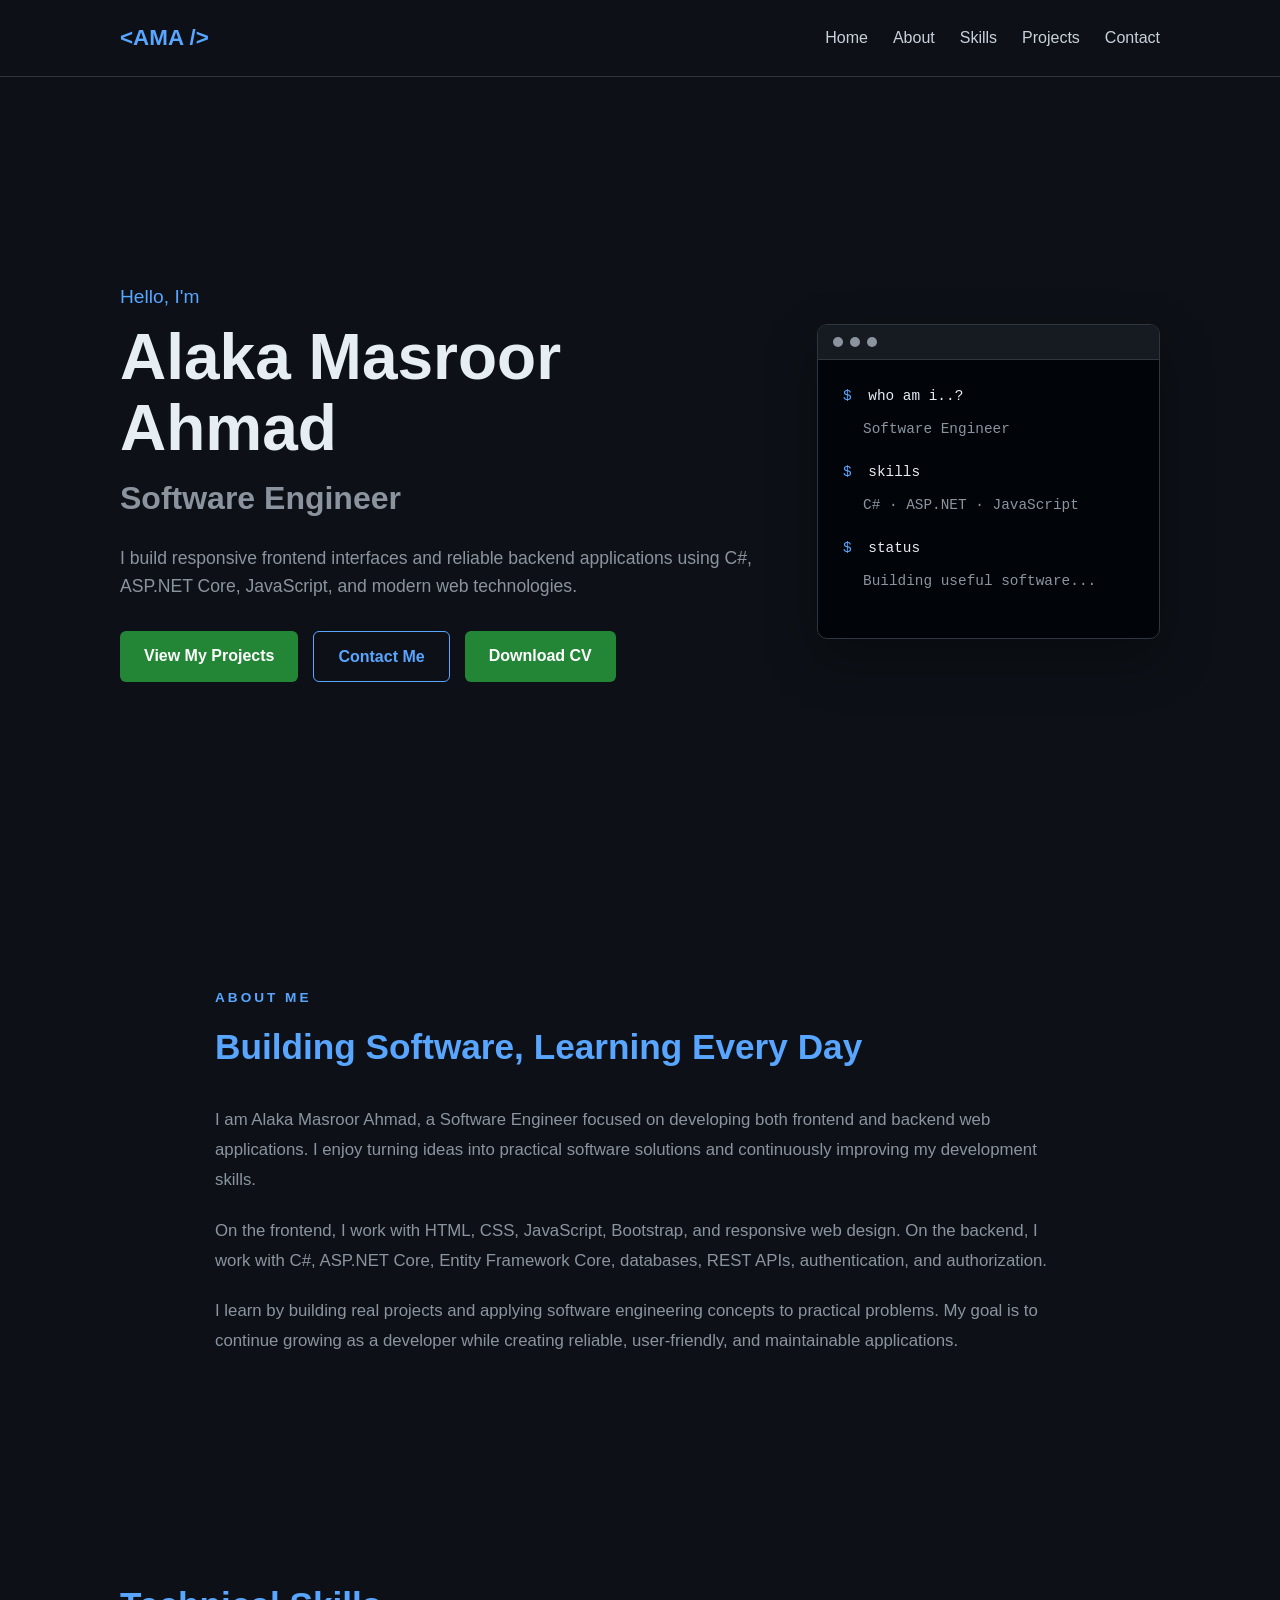
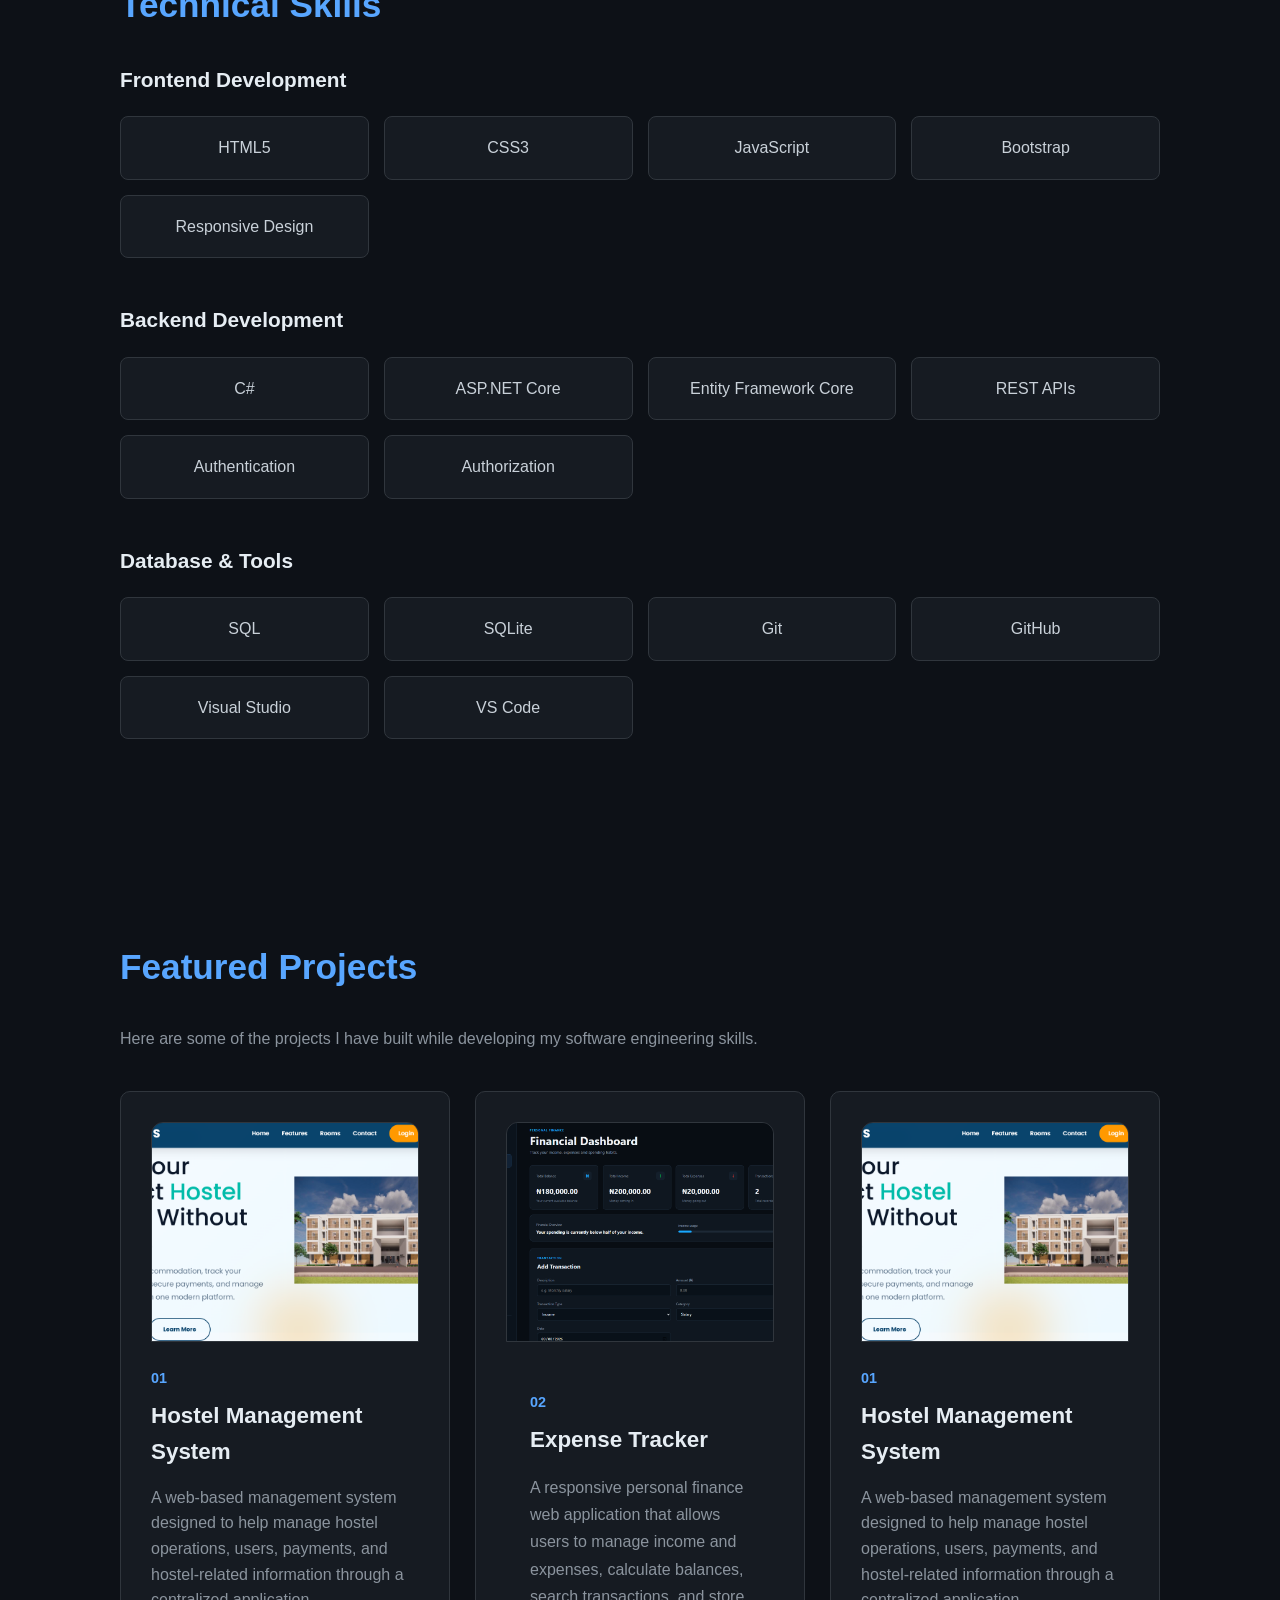
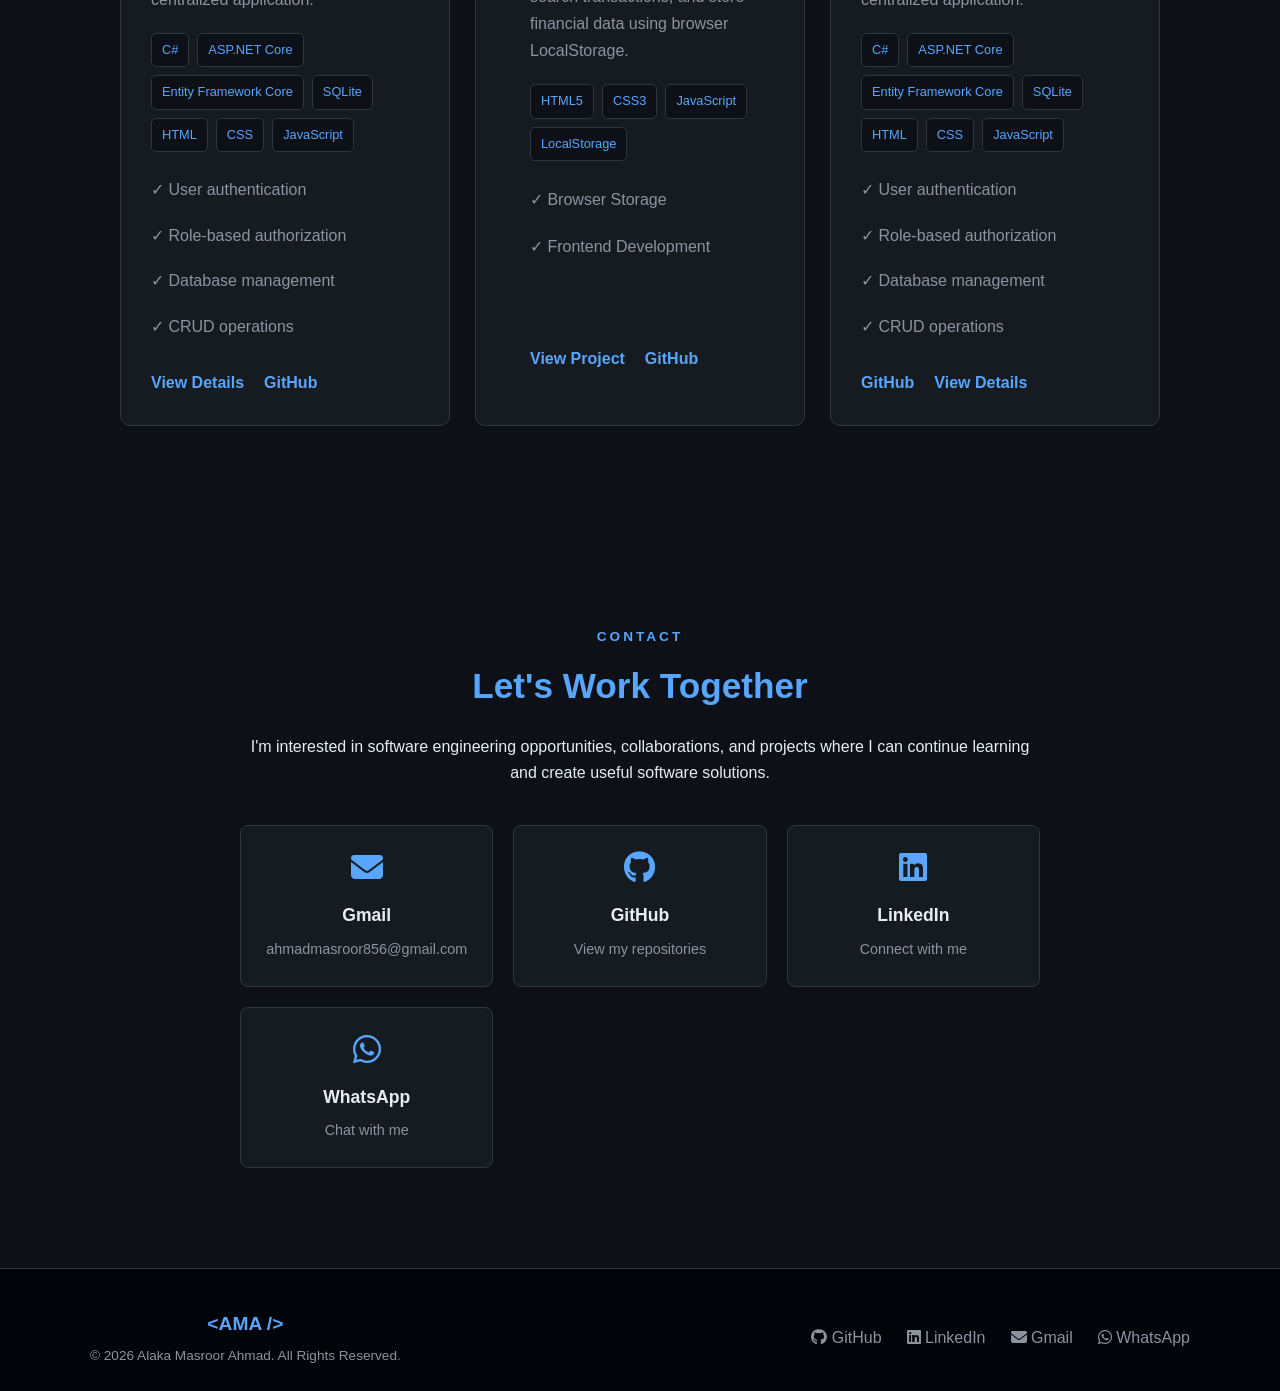
<file: Index.html>
<!DOCTYPE html>
<html lang="en">
<head>
    <meta charset="UTF-8">
    <meta name="viewport" content="width=device-width, initial-scale=1.0">

    <title>Software Engineer | Portfolio</title>

    <link rel="stylesheet" href="css/style.css">
    <link rel="stylesheet"
    href="https://cdnjs.cloudflare.com/ajax/libs/font-awesome/6.7.2/css/all.min.css"
>
</head>

<body>

    <!-- Navigation -->
    <header>
       <nav class="navbar">

<a href="#home" class="logo">&lt;AMA /&gt;</a>

    <button class="menu-toggle" aria-label="Open navigation menu">
        ☰
    </button>

    <ul class="nav-links">

        <li>
            <a href="#home">Home</a>
        </li>

        <li>
            <a href="#about">About</a>
        </li>

        <li>
            <a href="#skills">Skills</a>
        </li>

        <li>
            <a href="#projects">Projects</a>
        </li>

        <li>
            <a href="#contact">Contact</a>
        </li>

    </ul>

</nav>
    </header>


    <!-- Hero Section -->
<section id="home" class="hero">

    <div class="hero-content">

        <p class="hero-intro">
            Hello, I'm
        </p>

        <h1>
            Alaka Masroor Ahmad
        </h1>

        <h2>
            Software Engineer
        </h2>

        <p class="hero-description">
            I build responsive frontend interfaces and reliable backend
            applications using C#, ASP.NET Core, JavaScript, and modern
            web technologies.
        </p>

        <div class="hero-buttons">

            <a href="#projects" class="btn">
                View My Projects
            </a>

            <a href="#contact" class="btn btn-outline">
                Contact Me
            </a>

            <a
                 href="cv/Alaka-Masroor-Ahmad-CV.pdf"
                 class="btn"
                 target="_blank"
>
                 Download CV
            </a>

        </div>

    </div>


    <!-- Developer Terminal -->
    <div class="developer-terminal">

        <div class="terminal-header">

            <span></span>
            <span></span>
            <span></span>

        </div>

        <div class="terminal-body">

            <p>
                <span class="terminal-symbol">$</span>
                who am i..?
            </p>

            <p class="terminal-output">
                Software Engineer
            </p>

            <p>
                <span class="terminal-symbol">$</span>
                skills
            </p>

            <p class="terminal-output">
                C# · ASP.NET · JavaScript
            </p>

            <p>
                <span class="terminal-symbol">$</span>
                status
            </p>

            <p class="terminal-output">
                Building useful software...
            </p>

        </div>

    </div>

</section>

      <!-- About Section -->
<section id="about" class="section about-section">

    <div class="about-content">

        <p class="section-label">ABOUT ME</p>

        <h2>Building Software, Learning Every Day</h2>

        <p>
            I am Alaka Masroor Ahmad, a Software Engineer focused on
            developing both frontend and backend web applications.
            I enjoy turning ideas into practical software solutions
            and continuously improving my development skills.
        </p>

        <p>
            On the frontend, I work with HTML, CSS, JavaScript, Bootstrap,
            and responsive web design. On the backend, I work with C#,
            ASP.NET Core, Entity Framework Core, databases, REST APIs,
            authentication, and authorization.
        </p>

        <p>
            I learn by building real projects and applying software
            engineering concepts to practical problems. My goal is to
            continue growing as a developer while creating reliable,
            user-friendly, and maintainable applications.
        </p>

    </div>

</section>

       <!-- Skills Section -->
<section id="skills" class="section">

    <h2>Technical Skills</h2>

    <div class="skills-group">

        <!-- Frontend -->
        <div class="skills-category">

            <h3>Frontend Development</h3>

            <div class="skills-container">

                <div class="skill">HTML5</div>
                <div class="skill">CSS3</div>
                <div class="skill">JavaScript</div>
                <div class="skill">Bootstrap</div>
                <div class="skill">Responsive Design</div>

            </div>

        </div>


        <!-- Backend -->
        <div class="skills-category">

            <h3>Backend Development</h3>

            <div class="skills-container">

                <div class="skill">C#</div>
                <div class="skill">ASP.NET Core</div>
                <div class="skill">Entity Framework Core</div>
                <div class="skill">REST APIs</div>
                <div class="skill">Authentication</div>
                <div class="skill">Authorization</div>

            </div>

        </div>


        <!-- Database & Tools -->
        <div class="skills-category">

            <h3>Database & Tools</h3>

            <div class="skills-container">

                <div class="skill">SQL</div>
                <div class="skill">SQLite</div>
                <div class="skill">Git</div>
                <div class="skill">GitHub</div>
                <div class="skill">Visual Studio</div>
                <div class="skill">VS Code</div>

            </div>

        </div>

    </div>

</section>

        <!-- Projects Section -->
<section id="projects" class="section">

    <h2>Featured Projects</h2>

    <p class="section-intro">
        Here are some of the projects I have built while developing
        my software engineering skills.
    </p>


    <div class="projects-container">

        <!-- Hostel Management System -->
<article class="project-card">
    <div class="project-image">

    <img
        src="images/projects/hostel-homepage.png"
        alt="HostelMS homepage"
    >

</div>
    <div class="project-number">
        01
    </div>

    <h3>Hostel Management System</h3>

    <p>
        A web-based management system designed to help manage
        hostel operations, users, payments, and hostel-related
        information through a centralized application.
    </p>

    <div class="project-technologies">

        <span>C#</span>
        <span>ASP.NET Core</span>
        <span>Entity Framework Core</span>
        <span>SQLite</span>
        <span>HTML</span>
        <span>CSS</span>
        <span>JavaScript</span>

    </div>

    <div class="project-features">

        <p>✓ User authentication</p>
        <p>✓ Role-based authorization</p>
        <p>✓ Database management</p>
        <p>✓ CRUD operations</p>

    </div>

   <div class="project-links">

    <a href="hostel-project.html"
    class="project-link">
        View Details
    </a>

    <a
        href="https://github.com/masroor856"
        target="_blank"
        rel="noopener noreferrer"
        class="project-link"
    >
        GitHub
    </a>

</div>

</article>

        <!-- Project Two -->
        <!-- Expense Tracker -->
<article class="project-card">

    <div class="project-image">
        <img
            src="images/projects/expense-tracker.png"
            alt="Expense Tracker dashboard"
        >
    </div>

    <div class="project-content">

        <span class="project-number">
            02
        </span>

        <h3>
            Expense Tracker
        </h3>

        <p>
            A responsive personal finance web application
            that allows users to manage income and expenses,
            calculate balances, search transactions, and
            store financial data using browser LocalStorage.
        </p>

        <div class="project-technologies">
            <span>HTML5</span>
            <span>CSS3</span>
            <span>JavaScript</span>
            <span>LocalStorage</span>
        </div>

         <div class="project-features">
            
        <p>✓ Browser Storage</p>
        <p>✓ Frontend Development</p>

    </div>

        <div class="project-links">

            <a
                href="ExpenseTracker/index.html"
                target="_blank"
                rel="noopener noreferrer"
                class="project-link"
            >
                View Project
            </a>

            <a
                href="https://github.com/masroor856"
                target="_blank"
                rel="noopener noreferrer"
                class="project-link"
            >
                GitHub
            </a>

        </div>

    </div>

</article>

        <!-- Project Three -->
        <!-- Hostel Management System -->
<article class="project-card">
     <div class="project-image">

    <img
        src="images/projects/hostel-homepage.png"
        alt="HostelMS homepage"
    >

</div>
    <div class="project-number">
        01
    </div>

    <h3>Hostel Management System</h3>

    <p>
        A web-based management system designed to help manage
        hostel operations, users, payments, and hostel-related
        information through a centralized application.
    </p>

    <div class="project-technologies">

        <span>C#</span>
        <span>ASP.NET Core</span>
        <span>Entity Framework Core</span>
        <span>SQLite</span>
        <span>HTML</span>
        <span>CSS</span>
        <span>JavaScript</span>

    </div>

    <div class="project-features">

        <p>✓ User authentication</p>
        <p>✓ Role-based authorization</p>
        <p>✓ Database management</p>
        <p>✓ CRUD operations</p>

    </div>

    <div class="project-links">

        <a href="#" class="project-link">
            GitHub
        </a>

        <a href="#" class="project-link">
            View Details
        </a>

    </div>

</article>
    </div>

</section>

 <!-- Contact Section -->
<section id="contact" class="section contact-section">

    <div class="contact-content">

        <p class="section-label">CONTACT</p>

        <h2>Let's Work Together</h2>

        <p>
            I'm interested in software engineering opportunities,
            collaborations, and projects where I can continue learning
            and create useful software solutions.
        </p>

        <div class="contact-links">

            <!-- Gmail -->
            <a
                href="https://mail.google.com/mail/?view=cm&fs=1&to=ahmadmasroor856@gmail.com"
                class="contact-card"
                target="_blank"
                rel="noopener noreferrer"
            >

                <i class="fa-solid fa-envelope contact-icon"></i>

                <span class="contact-title">
                    Gmail
                </span>

                <span class="contact-value">
                    ahmadmasroor856@gmail.com
                </span>

            </a>


            <!-- GitHub -->
            <a
                href="https://github.com/masroor856"
                class="contact-card"
                target="_blank"
                rel="noopener noreferrer"
            >

                <i class="fa-brands fa-github contact-icon"></i>

                <span class="contact-title">
                    GitHub
                </span>

                <span class="contact-value">
                    View my repositories
                </span>

            </a>


            <!-- LinkedIn -->
            <a
                href="https://www.linkedin.com/in/masroor-ahmad-402845322"
                class="contact-card"
                target="_blank"
                rel="noopener noreferrer"
            >

                <i class="fa-brands fa-linkedin contact-icon"></i>

                <span class="contact-title">
                    LinkedIn
                </span>

                <span class="contact-value">
                    Connect with me
                </span>

            </a>

            <!-- WhatsApp -->
<a
    href="https://wa.me/2347042827492?text=Hello%20Alaka%2C%20I%20found%20your%20portfolio%20and%20would%20like%20to%20discuss%20a%20project%20or%20opportunity."
    class="contact-card"
    target="_blank"
    rel="noopener noreferrer"
>

    <i class="fa-brands fa-whatsapp contact-icon"></i>

    <span class="contact-title">
        WhatsApp
    </span>

    <span class="contact-value">
        Chat with me
    </span>

</a>

        </div>

    </div>

</section>
    </main>


  <!-- Footer -->
<footer>

    <div class="footer-content">

        <div class="footer-brand">
            <span>&lt;AMA /&gt;</span>
            <p>Software Engineer</p>
        </div>


        <div class="footer-links">

    <a
        href="https://github.com/masroor856"
        target="_blank"
        rel="noopener noreferrer"
        aria-label="GitHub"
    >
        <i class="fa-brands fa-github"></i>
        GitHub
    </a>

    <a
        href="https://www.linkedin.com/in/masroor-ahmad-402845322"
        target="_blank"
        rel="noopener noreferrer"
        aria-label="LinkedIn"
    >
        <i class="fa-brands fa-linkedin"></i>
        LinkedIn
    </a>

    <a
        href="https://mail.google.com/mail/?view=cm&fs=1&to=ahmadmasroor856@gmail.com"
        target="_blank"
        rel="noopener noreferrer"
        aria-label="Gmail"
    >
        <i class="fa-solid fa-envelope"></i>
        Gmail
    </a>

    <a
    href="https://wa.me/2347042827492?text=Hello%20Alaka%2C%20I%20found%20your%20portfolio%20and%20would%20like%20to%20discuss%20a%20project%20or%20opportunity."
    target="_blank"
    rel="noopener noreferrer"
    aria-label="WhatsApp"
>
    <i class="fa-brands fa-whatsapp"></i>
    WhatsApp
</a>

</div>
    </div>

</footer>


    <script src="js/script.js"></script>

</body>
</html>
</file>
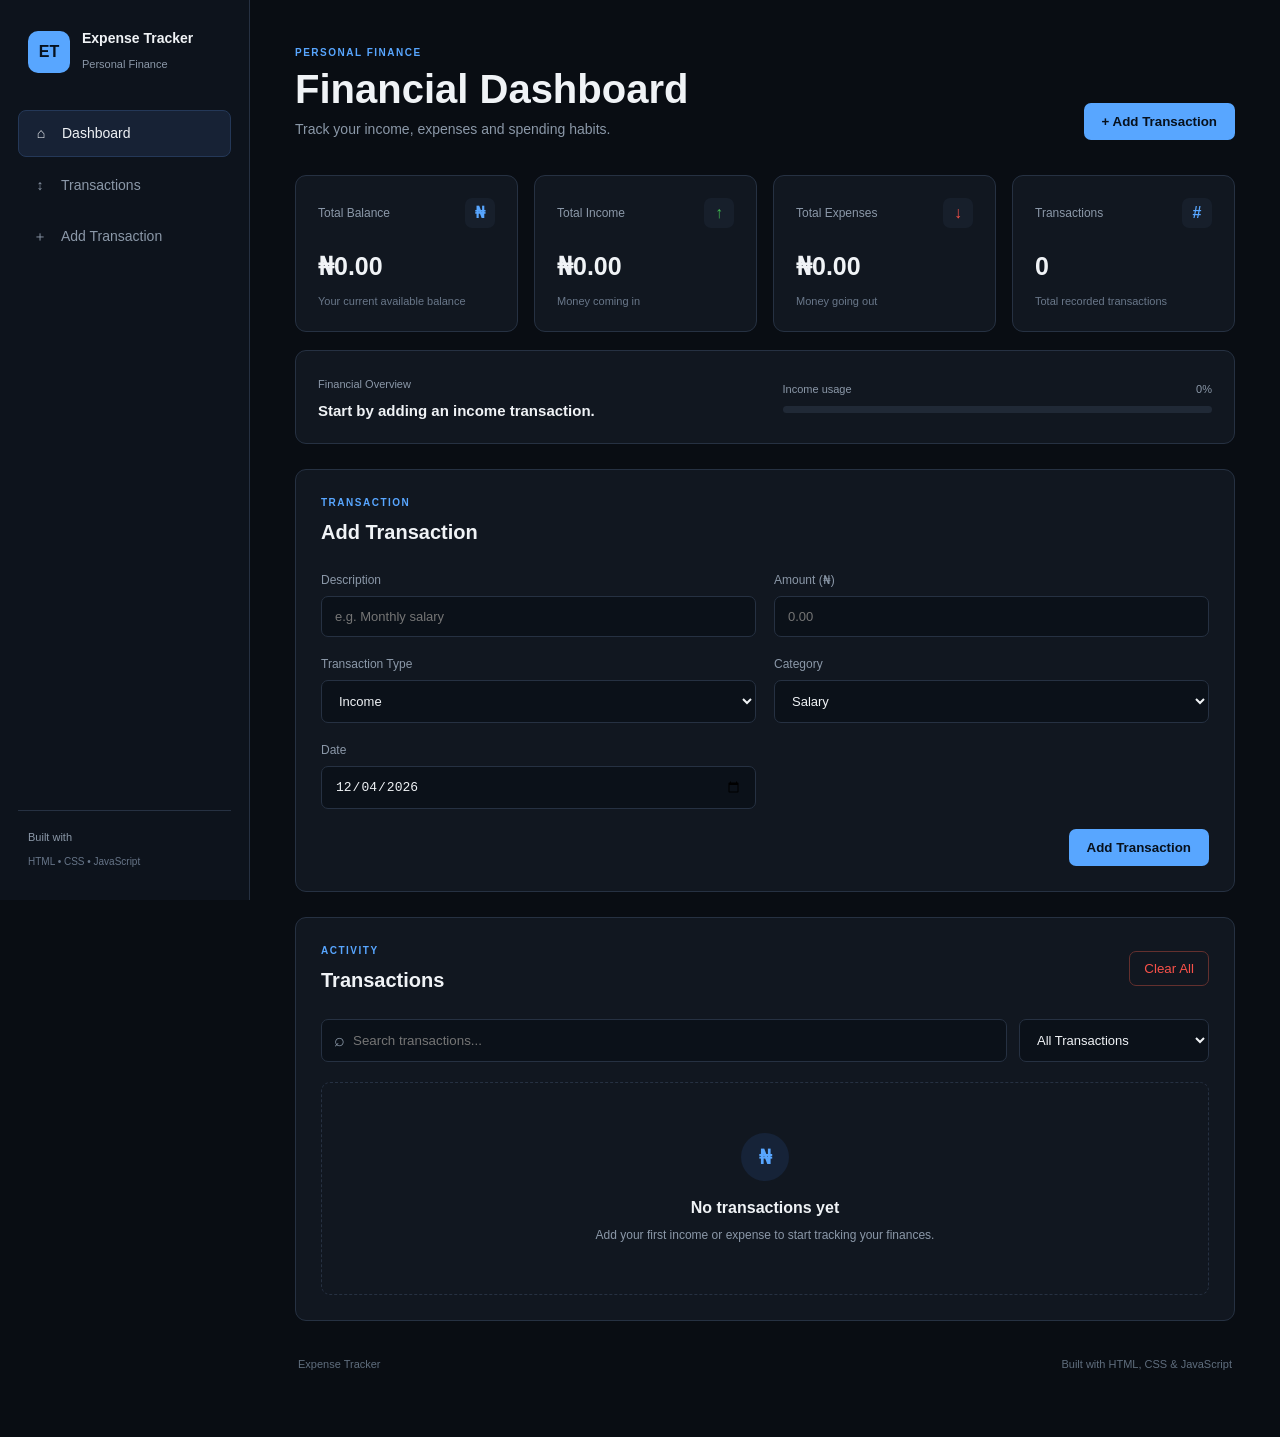
<file: ExpenseTracker/Index.html>
<!DOCTYPE html>
<html lang="en">

<head>

    <meta charset="UTF-8">

    <meta
        name="viewport"
        content="width=device-width, initial-scale=1.0"
    >

    <meta
        name="description"
        content="A responsive expense tracker built with HTML, CSS and JavaScript."
    >

    <title>Expense Tracker | Software Engineering Project</title>

    <link
        rel="stylesheet"
        href="css/style.css"
    >

</head>


<body>

    <div class="app-shell">

        <!-- ================================
             SIDEBAR
        ================================= -->

        <aside class="sidebar">

            <div class="brand">

                <div class="brand-logo">
                    ET
                </div>

                <div>
                    <h2>Expense Tracker</h2>
                    <span>Personal Finance</span>
                </div>

            </div>


            <nav class="sidebar-nav">

                <a
                    href="#dashboard"
                    class="nav-link active"
                >
                    <span>⌂</span>
                    Dashboard
                </a>

                <a
                    href="#transactions"
                    class="nav-link"
                >
                    <span>↕</span>
                    Transactions
                </a>

                <a
                    href="#add-transaction"
                    class="nav-link"
                >
                    <span>＋</span>
                    Add Transaction
                </a>

            </nav>


            <div class="sidebar-footer">

                <p>Built with</p>

                <span>HTML • CSS • JavaScript</span>

            </div>

        </aside>


        <!-- ================================
             MAIN CONTENT
        ================================= -->

        <main class="main-content">


            <!-- Header -->

            <header class="topbar">

                <div>

                    <p class="eyebrow">
                        PERSONAL FINANCE
                    </p>

                    <h1>
                        Financial Dashboard
                    </h1>

                    <p class="subtitle">
                        Track your income, expenses and spending habits.
                    </p>

                </div>


                <button
                    class="primary-btn"
                    id="topAddButton"
                    type="button"
                >
                    + Add Transaction
                </button>

            </header>


            <!-- ================================
                 DASHBOARD
            ================================= -->

            <section
                id="dashboard"
                class="dashboard-section"
            >


                <!-- Summary Cards -->

                <div class="summary-grid">


                    <article class="summary-card balance-card">

                        <div class="card-top">

                            <span class="card-label">
                                Total Balance
                            </span>

                            <span class="card-icon">
                                ₦
                            </span>

                        </div>

                        <h2 id="balance">
                            ₦0.00
                        </h2>

                        <p class="card-description">
                            Your current available balance
                        </p>

                    </article>


                    <article class="summary-card income-card">

                        <div class="card-top">

                            <span class="card-label">
                                Total Income
                            </span>

                            <span class="card-icon">
                                ↑
                            </span>

                        </div>

                        <h2 id="income">
                            ₦0.00
                        </h2>

                        <p class="card-description">
                            Money coming in
                        </p>

                    </article>


                    <article class="summary-card expense-card">

                        <div class="card-top">

                            <span class="card-label">
                                Total Expenses
                            </span>

                            <span class="card-icon">
                                ↓
                            </span>

                        </div>

                        <h2 id="expenses">
                            ₦0.00
                        </h2>

                        <p class="card-description">
                            Money going out
                        </p>

                    </article>


                    <article class="summary-card count-card">

                        <div class="card-top">

                            <span class="card-label">
                                Transactions
                            </span>

                            <span class="card-icon">
                                #
                            </span>

                        </div>

                        <h2 id="transactionCount">
                            0
                        </h2>

                        <p class="card-description">
                            Total recorded transactions
                        </p>

                    </article>

                </div>


                <!-- Quick Statistics -->

                <div class="statistics-panel">

                    <div>

                        <span>
                            Financial Overview
                        </span>

                        <h3 id="overviewMessage">
                            Start by adding your first transaction.
                        </h3>

                    </div>

                    <div class="progress-wrapper">

                        <div class="progress-label">

                            <span>
                                Income usage
                            </span>

                            <span id="expensePercentage">
                                0%
                            </span>

                        </div>

                        <div class="progress-bar">

                            <div
                                id="progressBar"
                                class="progress-fill"
                            ></div>

                        </div>

                    </div>

                </div>

            </section>


            <!-- ================================
                 ADD TRANSACTION
            ================================= -->

            <section
                id="add-transaction"
                class="content-panel"
            >

                <div class="panel-header">

                    <div>

                        <p class="eyebrow">
                            TRANSACTION
                        </p>

                        <h2 id="formTitle">
                            Add Transaction
                        </h2>

                    </div>

                    <button
                        id="cancelEdit"
                        class="text-btn hidden"
                        type="button"
                    >
                        Cancel Edit
                    </button>

                </div>


                <form id="transactionForm">


                    <div class="form-grid">


                        <div class="form-group">

                            <label for="description">
                                Description
                            </label>

                            <input
                                type="text"
                                id="description"
                                placeholder="e.g. Monthly salary"
                                maxlength="60"
                                required
                            >

                        </div>


                        <div class="form-group">

                            <label for="amount">
                                Amount (₦)
                            </label>

                            <input
                                type="number"
                                id="amount"
                                placeholder="0.00"
                                min="0.01"
                                step="0.01"
                                required
                            >

                        </div>


                        <div class="form-group">

                            <label for="type">
                                Transaction Type
                            </label>

                            <select id="type">

                                <option value="income">
                                    Income
                                </option>

                                <option value="expense">
                                    Expense
                                </option>

                            </select>

                        </div>


                        <div class="form-group">

                            <label for="category">
                                Category
                            </label>

                            <select id="category">

                                <option value="Salary">
                                    Salary
                                </option>

                                <option value="Business">
                                    Business
                                </option>

                                <option value="Food">
                                    Food
                                </option>

                                <option value="Transport">
                                    Transport
                                </option>

                                <option value="Shopping">
                                    Shopping
                                </option>

                                <option value="Bills">
                                    Bills
                                </option>

                                <option value="Education">
                                    Education
                                </option>

                                <option value="Health">
                                    Health
                                </option>

                                <option value="Entertainment">
                                    Entertainment
                                </option>

                                <option value="Other">
                                    Other
                                </option>

                            </select>

                        </div>


                        <div class="form-group">

                            <label for="date">
                                Date
                            </label>

                            <input
                                type="date"
                                id="date"
                                required
                            >

                        </div>


                    </div>


                    <div class="form-actions">

                        <button
                            type="submit"
                            class="primary-btn"
                            id="submitButton"
                        >
                            Add Transaction
                        </button>

                    </div>

                </form>

            </section>


            <!-- ================================
                 TRANSACTIONS
            ================================= -->

            <section
                id="transactions"
                class="content-panel"
            >

                <div class="panel-header">

                    <div>

                        <p class="eyebrow">
                            ACTIVITY
                        </p>

                        <h2>
                            Transactions
                        </h2>

                    </div>


                    <button
                        id="clearAll"
                        class="danger-btn"
                        type="button"
                    >
                        Clear All
                    </button>

                </div>


                <!-- Filters -->

                <div class="transaction-controls">

                    <div class="search-box">

                        <span>
                            ⌕
                        </span>

                        <input
                            type="search"
                            id="searchInput"
                            placeholder="Search transactions..."
                        >

                    </div>


                    <select id="filterType">

                        <option value="all">
                            All Transactions
                        </option>

                        <option value="income">
                            Income
                        </option>

                        <option value="expense">
                            Expenses
                        </option>

                    </select>

                </div>


                <!-- Transaction list -->

                <div
                    id="transactionList"
                    class="transaction-list"
                >

                    <div class="empty-state">

                        <div class="empty-icon">
                            ₦
                        </div>

                        <h3>
                            No transactions yet
                        </h3>

                        <p>
                            Add your first income or expense
                            to start tracking your finances.
                        </p>

                    </div>

                </div>

            </section>


            <!-- Footer -->

            <footer class="app-footer">

                <p>
                    Expense Tracker
                </p>

                <span>
                    Built with HTML, CSS & JavaScript
                </span>

            </footer>

        </main>

    </div>


    <script src="js/script.js"></script>

</body>

</html>
</file>
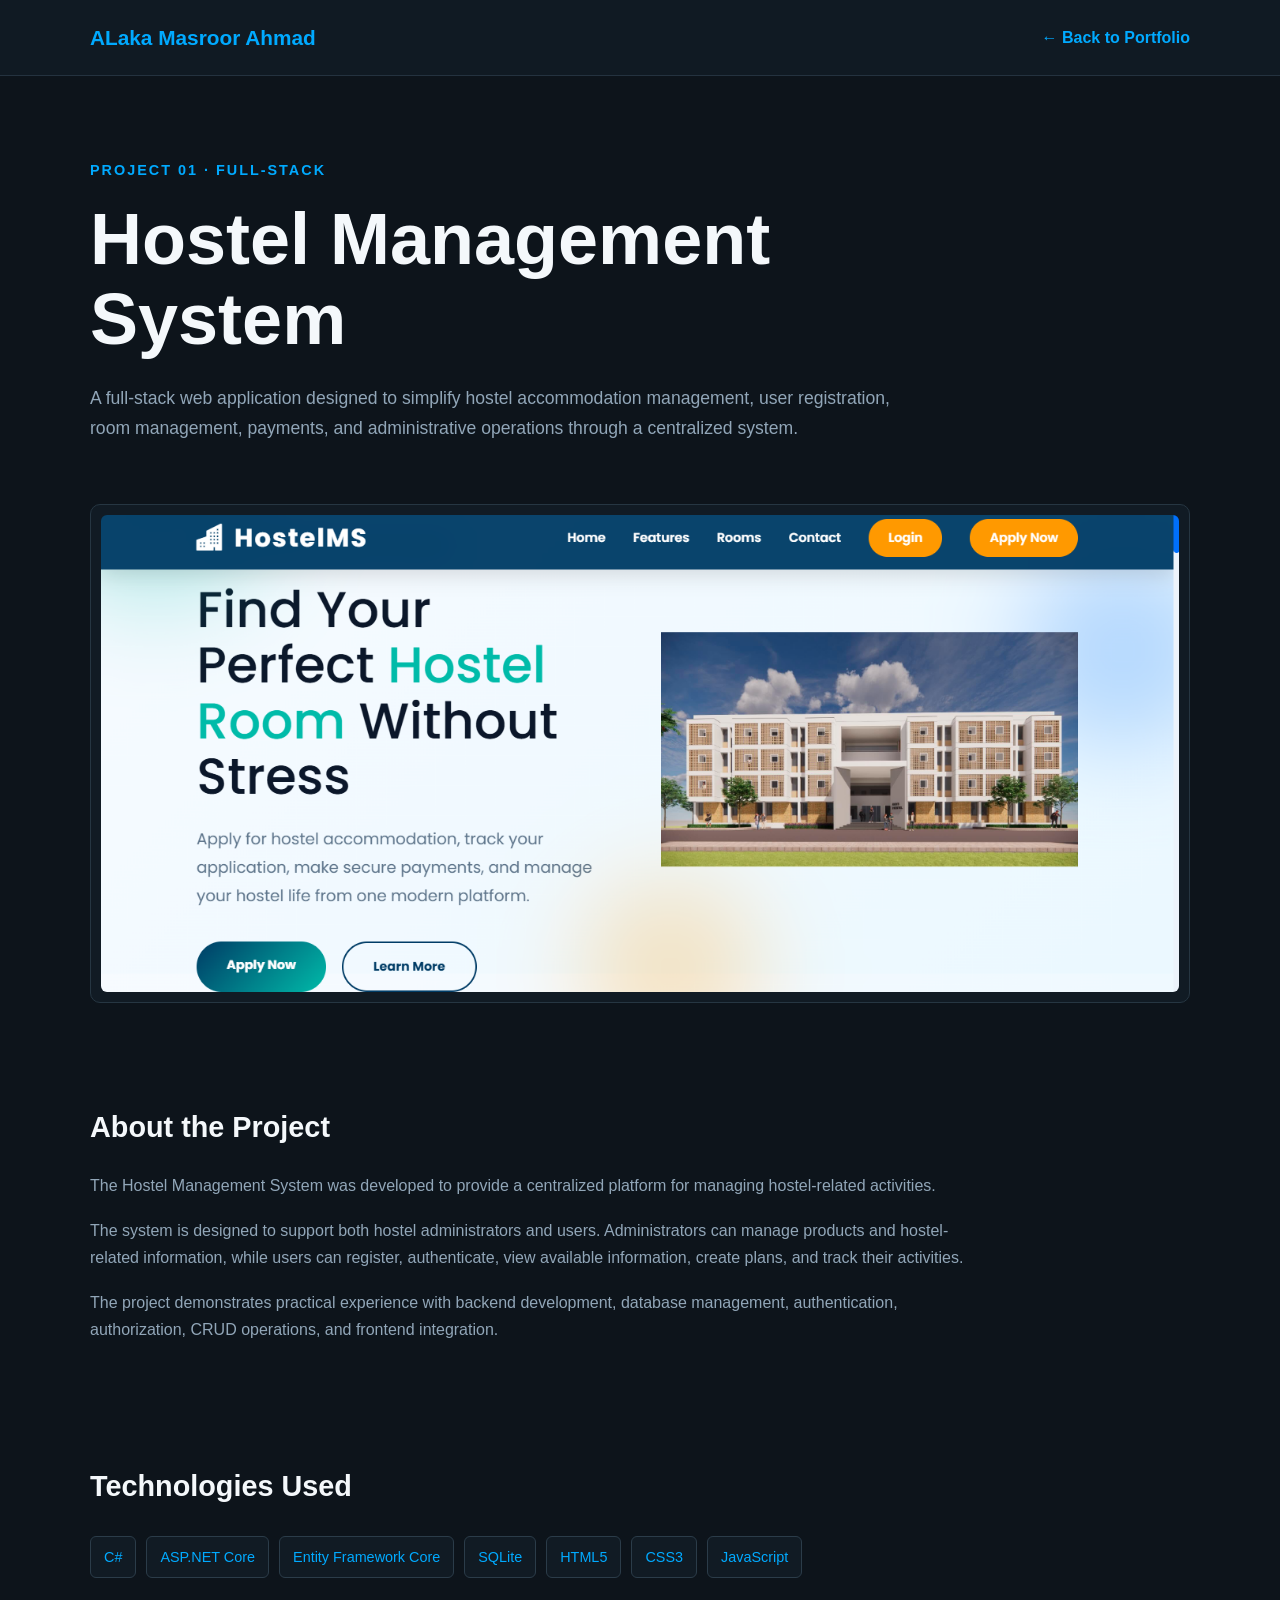
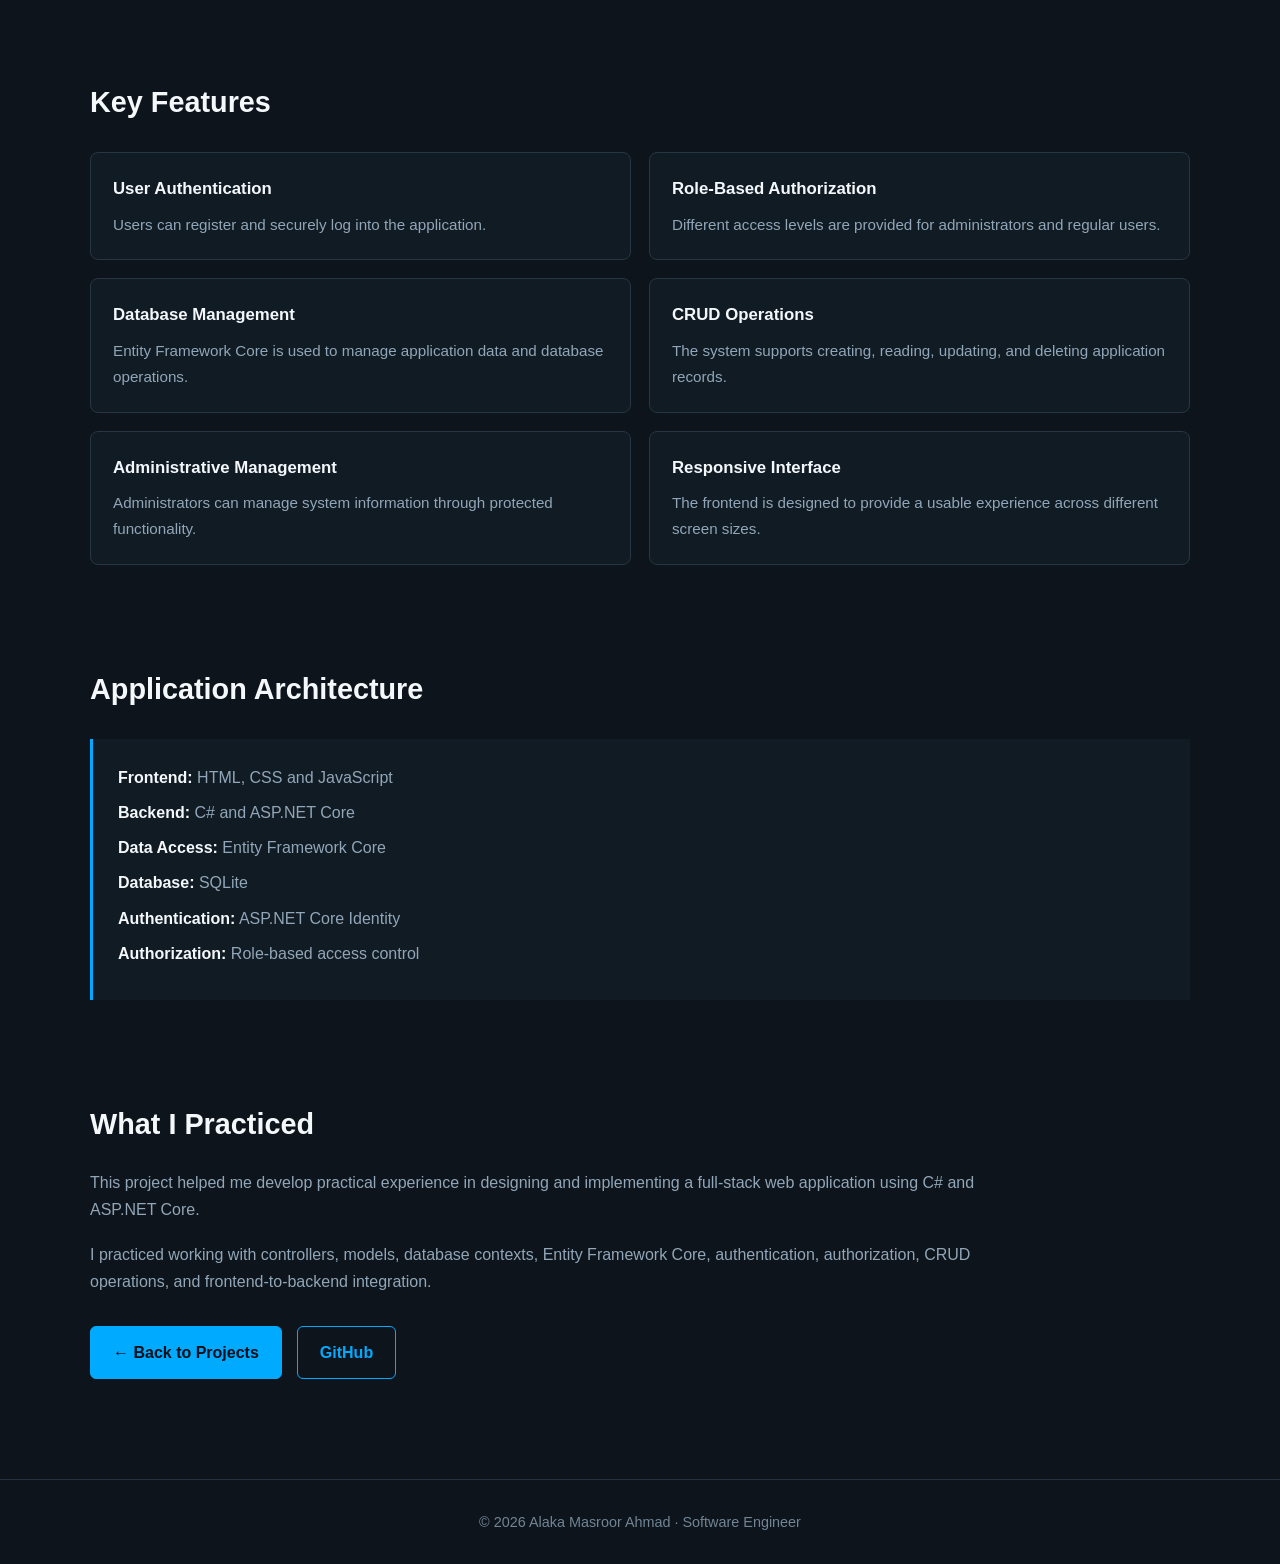
<file: hostel-project.html>
<!DOCTYPE html>
<html lang="en">
<head>
    <meta charset="UTF-8">

    <meta
        name="viewport"
        content="width=device-width, initial-scale=1.0"
    >

    <title>Hostel Management System | Alaka Masroor Ahmad</title>

    <style>
        * {
            margin: 0;
            padding: 0;
            box-sizing: border-box;
        }

        html {
            scroll-behavior: smooth;
        }

        body {
            font-family: Arial, Helvetica, sans-serif;
            background: #0d141b;
            color: #d7e1eb;
            line-height: 1.7;
        }

        a {
            color: inherit;
        }

        .container {
            width: min(1100px, 90%);
            margin: 0 auto;
        }

        /* =========================
           NAVIGATION
        ========================= */

        header {
            border-bottom: 1px solid #24323f;
            background: #101a23;
            position: sticky;
            top: 0;
            z-index: 100;
        }

        nav {
            min-height: 75px;
            display: flex;
            align-items: center;
            justify-content: space-between;
            gap: 20px;
        }

        .logo {
            color: #00aaff;
            font-size: 1.3rem;
            font-weight: 700;
            text-decoration: none;
        }

        .back-link {
            color: #00aaff;
            text-decoration: none;
            font-weight: 600;
        }

        .back-link:hover {
            text-decoration: underline;
        }

        /* =========================
           HERO
        ========================= */

        .hero {
            padding: 80px 0 60px;
        }

        .project-label {
            display: inline-block;
            color: #00aaff;
            font-size: 0.9rem;
            font-weight: 700;
            letter-spacing: 2px;
            margin-bottom: 18px;
        }

        .hero h1 {
            font-size: clamp(2.3rem, 6vw, 4.5rem);
            line-height: 1.1;
            color: #f4f8fb;
            max-width: 850px;
            margin-bottom: 25px;
        }

        .hero p {
            max-width: 800px;
            color: #91a6b8;
            font-size: 1.1rem;
        }

        /* =========================
           PROJECT IMAGE
        ========================= */

        .project-preview {
            margin-bottom: 70px;
            border: 1px solid #263642;
            background: #111b24;
            padding: 10px;
            border-radius: 10px;
            overflow: hidden;
        }

        .project-preview img {
            width: 100%;
            display: block;
            border-radius: 6px;
        }

        /* =========================
           CONTENT
        ========================= */

        .section {
            padding: 30px 0 70px;
        }

        .section h2 {
            color: #f4f8fb;
            font-size: 1.8rem;
            margin-bottom: 20px;
        }

        .section p {
            color: #91a6b8;
            max-width: 900px;
            margin-bottom: 18px;
        }

        /* =========================
           TECHNOLOGIES
        ========================= */

        .tech-list {
            display: flex;
            flex-wrap: wrap;
            gap: 10px;
            margin-top: 25px;
        }

        .tech {
            border: 1px solid #2b3c49;
            background: #111b24;
            color: #00aaff;
            padding: 8px 13px;
            border-radius: 6px;
            font-size: 0.9rem;
        }

        /* =========================
           FEATURES
        ========================= */

        .features {
            display: grid;
            grid-template-columns: repeat(2, 1fr);
            gap: 18px;
            margin-top: 25px;
        }

        .feature {
            border: 1px solid #263642;
            background: #111b24;
            padding: 22px;
            border-radius: 8px;
        }

        .feature h3 {
            color: #f4f8fb;
            margin-bottom: 8px;
            font-size: 1.05rem;
        }

        .feature p {
            margin: 0;
            font-size: 0.95rem;
        }

        /* =========================
           ARCHITECTURE
        ========================= */

        .architecture {
            border-left: 3px solid #00aaff;
            background: #111b24;
            padding: 25px;
            margin-top: 25px;
        }

        .architecture p {
            margin-bottom: 8px;
        }

        .architecture strong {
            color: #f4f8fb;
        }

        /* =========================
           PROJECT LINKS
        ========================= */

        .project-actions {
            display: flex;
            flex-wrap: wrap;
            gap: 15px;
            margin-top: 30px;
        }

        .btn {
            display: inline-block;
            padding: 12px 22px;
            border-radius: 6px;
            text-decoration: none;
            font-weight: 600;
            border: 1px solid #00aaff;
            color: #00aaff;
            transition: 0.3s ease;
        }

        .btn:hover {
            background: #00aaff;
            color: #071018;
        }

        .btn-primary {
            background: #00aaff;
            color: #071018;
        }

        .btn-primary:hover {
            background: transparent;
            color: #00aaff;
        }

        /* =========================
           FOOTER
        ========================= */

        footer {
            border-top: 1px solid #24323f;
            padding: 30px 0;
            margin-top: 30px;
            text-align: center;
            color: #718596;
            font-size: 0.9rem;
        }

        /* =========================
           RESPONSIVE
        ========================= */

        @media (max-width: 700px) {

            nav {
                min-height: 65px;
            }

            .hero {
                padding: 55px 0 40px;
            }

            .features {
                grid-template-columns: 1fr;
            }

            .project-actions {
                flex-direction: column;
            }

            .btn {
                text-align: center;
            }
        }
    </style>
</head>

<body>

    <!-- =========================
         NAVIGATION
    ========================= -->

    <header>

        <div class="container">

            <nav>

                <a
                    href="index.html"
                    class="logo"
                >
                    ALaka Masroor Ahmad
                </a>

                <a
                    href="index.html#projects"
                    class="back-link"
                >
                    ← Back to Portfolio
                </a>

            </nav>

        </div>

    </header>


    <!-- =========================
         HERO
    ========================= -->

    <main>

        <section class="hero">

            <div class="container">

                <span class="project-label">
                    PROJECT 01 · FULL-STACK
                </span>

                <h1>
                    Hostel Management System
                </h1>

                <p>
                    A full-stack web application designed to simplify
                    hostel accommodation management, user registration,
                    room management, payments, and administrative
                    operations through a centralized system.
                </p>

            </div>

        </section>


        <!-- =========================
             PROJECT PREVIEW
        ========================= -->

        <section>

            <div class="container">

                <div class="project-preview">

                    <img
                        src="images/projects/hostel-homepage.png"
                        alt="Hostel Management System homepage"
                    >

                </div>

            </div>

        </section>


        <!-- =========================
             ABOUT PROJECT
        ========================= -->

        <section class="section">

            <div class="container">

                <h2>
                    About the Project
                </h2>

                <p>
                    The Hostel Management System was developed to
                    provide a centralized platform for managing
                    hostel-related activities.
                </p>

                <p>
                    The system is designed to support both hostel
                    administrators and users. Administrators can
                    manage products and hostel-related information,
                    while users can register, authenticate, view
                    available information, create plans, and track
                    their activities.
                </p>

                <p>
                    The project demonstrates practical experience
                    with backend development, database management,
                    authentication, authorization, CRUD operations,
                    and frontend integration.
                </p>

            </div>

        </section>


        <!-- =========================
             TECHNOLOGIES
        ========================= -->

        <section class="section">

            <div class="container">

                <h2>
                    Technologies Used
                </h2>

                <div class="tech-list">

                    <span class="tech">C#</span>

                    <span class="tech">
                        ASP.NET Core
                    </span>

                    <span class="tech">
                        Entity Framework Core
                    </span>

                    <span class="tech">
                        SQLite
                    </span>

                    <span class="tech">
                        HTML5
                    </span>

                    <span class="tech">
                        CSS3
                    </span>

                    <span class="tech">
                        JavaScript
                    </span>

                </div>

            </div>

        </section>


        <!-- =========================
             FEATURES
        ========================= -->

        <section class="section">

            <div class="container">

                <h2>
                    Key Features
                </h2>

                <div class="features">

                    <div class="feature">

                        <h3>
                            User Authentication
                        </h3>

                        <p>
                            Users can register and securely log into
                            the application.
                        </p>

                    </div>


                    <div class="feature">

                        <h3>
                            Role-Based Authorization
                        </h3>

                        <p>
                            Different access levels are provided for
                            administrators and regular users.
                        </p>

                    </div>


                    <div class="feature">

                        <h3>
                            Database Management
                        </h3>

                        <p>
                            Entity Framework Core is used to manage
                            application data and database operations.
                        </p>

                    </div>


                    <div class="feature">

                        <h3>
                            CRUD Operations
                        </h3>

                        <p>
                            The system supports creating, reading,
                            updating, and deleting application records.
                        </p>

                    </div>


                    <div class="feature">

                        <h3>
                            Administrative Management
                        </h3>

                        <p>
                            Administrators can manage system information
                            through protected functionality.
                        </p>

                    </div>


                    <div class="feature">

                        <h3>
                            Responsive Interface
                        </h3>

                        <p>
                            The frontend is designed to provide a
                            usable experience across different screen sizes.
                        </p>

                    </div>

                </div>

            </div>

        </section>


        <!-- =========================
             ARCHITECTURE
        ========================= -->

        <section class="section">

            <div class="container">

                <h2>
                    Application Architecture
                </h2>

                <div class="architecture">

                    <p>
                        <strong>Frontend:</strong>
                        HTML, CSS and JavaScript
                    </p>

                    <p>
                        <strong>Backend:</strong>
                        C# and ASP.NET Core
                    </p>

                    <p>
                        <strong>Data Access:</strong>
                        Entity Framework Core
                    </p>

                    <p>
                        <strong>Database:</strong>
                        SQLite
                    </p>

                    <p>
                        <strong>Authentication:</strong>
                        ASP.NET Core Identity
                    </p>

                    <p>
                        <strong>Authorization:</strong>
                        Role-based access control
                    </p>

                </div>

            </div>

        </section>


        <!-- =========================
             DEVELOPMENT
        ========================= -->

        <section class="section">

            <div class="container">

                <h2>
                    What I Practiced
                </h2>

                <p>
                    This project helped me develop practical experience
                    in designing and implementing a full-stack web
                    application using C# and ASP.NET Core.
                </p>

                <p>
                    I practiced working with controllers, models,
                    database contexts, Entity Framework Core,
                    authentication, authorization, CRUD operations,
                    and frontend-to-backend integration.
                </p>

                <div class="project-actions">

                    <a
                        href="index.html#projects"
                        class="btn btn-primary"
                    >
                        ← Back to Projects
                    </a>

                    <a
                        href="https://github.com/masroor856"
                        target="_blank"
                        rel="noopener noreferrer"
                        class="btn"
                    >
                        GitHub
                    </a>

                </div>

            </div>

        </section>

    </main>


    <!-- =========================
         FOOTER
    ========================= -->

    <footer>

        <div class="container">

            <p>
                © 2026 Alaka Masroor Ahmad · Software Engineer
            </p>

        </div>

    </footer>

</body>
</html>
</file>
<file: css/style.css>
/* ================================
   GENERAL STYLES
================================ */

* {
    margin: 0;
    padding: 0;
    box-sizing: border-box;
}

html {
    scroll-behavior: smooth;
}

body {
    font-family: Arial, sans-serif;
    background-color: #0d1117;
    color: #e6edf3;
    line-height: 1.6;
}

a {
    text-decoration: none;
    color: inherit;
}

ul {
    list-style: none;
}


/* ================================
   NAVIGATION
================================ */

header {
    position: sticky;
    top: 0;
    z-index: 1000;
    background-color: #0d1117;
    border-bottom: 1px solid #30363d;
}

.navbar {
    max-width: 1100px;
    margin: auto;
    padding: 20px 30px;

    display: flex;
    justify-content: space-between;
    align-items: center;
}

.logo {
    font-size: 1.4rem;
    font-weight: bold;
    color: #58a6ff;
}

.nav-links {
    display: flex;
    gap: 25px;
}

.nav-links a {
    color: #c9d1d9;
    transition: 0.3s;
}

.nav-links a:hover {
    color: #58a6ff;
}
/* ================================
   MOBILE MENU BUTTON
================================ */

.menu-toggle {
    display: none;

    background: transparent;

    border: none;

    color: #e6edf3;

    font-size: 1.8rem;

    cursor: pointer;
}


/* ================================
   HERO SECTION
================================ */

.hero {
    min-height: 90vh;

    max-width: 1100px;

    margin: auto;

    padding: 100px 30px;

    display: grid;

    grid-template-columns: 1.3fr 0.7fr;

    align-items: center;

    gap: 60px;
}

.hero-content {
    max-width: 700px;
}

.hero-intro {
    color: #58a6ff;

    font-size: 1.2rem;

    margin-bottom: 10px;
}

.hero h1 {
    font-size: 4rem;

    line-height: 1.1;

    margin-bottom: 10px;
}

.hero h2 {
    font-size: 2rem;

    color: #8b949e;

    margin-bottom: 20px;
}

.hero-description {
    color: #8b949e;

    font-size: 1.1rem;

    max-width: 650px;

    margin-bottom: 30px;
}


/* ================================
   DEVELOPER TERMINAL
================================ */

.developer-terminal {
    width: 100%;

    max-width: 400px;

    background-color: #010409;

    border: 1px solid #30363d;

    border-radius: 10px;

    overflow: hidden;

    box-shadow: 0 20px 50px rgba(0, 0, 0, 0.35);
}

.terminal-header {
    height: 35px;

    display: flex;

    align-items: center;

    gap: 7px;

    padding: 0 15px;

    background-color: #161b22;

    border-bottom: 1px solid #30363d;
}

.terminal-header span {
    width: 10px;

    height: 10px;

    border-radius: 50%;

    background-color: #8b949e;
}

.terminal-body {
    padding: 25px;

    font-family: "Courier New", monospace;

    font-size: 0.9rem;
}

.terminal-body p {
    margin-bottom: 10px;
}

.terminal-symbol {
    color: #58a6ff;

    margin-right: 8px;
}

.terminal-output {
    color: #8b949e;

    padding-left: 20px;

    margin-bottom: 20px !important;
}

/* ================================
   BUTTONS
================================ */

.hero-buttons {
    display: flex;
    gap: 15px;
}

.btn {
    display: inline-block;

    padding: 12px 24px;

    background-color: #238636;
    color: white;

    border-radius: 6px;

    font-weight: bold;

    transition: 0.3s;
}

.btn:hover {
    background-color: #2ea043;
    transform: translateY(-2px);
}

.btn-outline {
    background-color: transparent;
    border: 1px solid #58a6ff;
    color: #58a6ff;
}

.btn-outline:hover {
    background-color: #58a6ff;
    color: #0d1117;
}


/* ================================
   GENERAL SECTIONS
================================ */

.section {
    max-width: 1100px;
    margin: auto;

    padding: 100px 30px;
}

.section h2 {
    font-size: 2.2rem;
    margin-bottom: 30px;

    color: #58a6ff;
}

.section > p {
    max-width: 750px;
    color: #8b949e;
}


/* ================================
   SKILLS
================================ */

.skills-group {
    display: flex;
    flex-direction: column;
    gap: 45px;
}

.skills-category h3 {
    color: #e6edf3;
    margin-bottom: 20px;
    font-size: 1.3rem;
}

.skills-container {
    display: grid;

    grid-template-columns: repeat(4, 1fr);

    gap: 15px;
}

.skill {
    padding: 18px;

    background-color: #161b22;

    border: 1px solid #30363d;

    border-radius: 8px;

    text-align: center;

    color: #c9d1d9;

    transition: 0.3s;
}

.skill:hover {
    border-color: #58a6ff;
    color: #58a6ff;
    transform: translateY(-5px);
}


/* ================================
   PROJECTS
================================ */

.section-intro {
    margin-bottom: 40px;
}

.projects-container {
    display: grid;

    grid-template-columns: repeat(3, 1fr);

    gap: 25px;
}

.project-card {
    position: relative;

    background-color: #161b22;

    border: 1px solid #30363d;

    border-radius: 10px;

    padding: 30px;

    transition: 0.3s;
}

.project-card:hover {
    transform: translateY(-8px);

    border-color: #58a6ff;
}

.project-number {
    color: #58a6ff;

    font-size: 0.9rem;

    font-weight: bold;

    margin-bottom: 20px;
}

.project-card h3 {
    font-size: 1.4rem;

    margin-bottom: 15px;

    color: #e6edf3;
}

.project-card p {
    color: #8b949e;

    margin-bottom: 20px;
}

.project-technologies {
    display: flex;

    flex-wrap: wrap;

    gap: 8px;

    margin-bottom: 25px;
}

.project-technologies span {
    padding: 6px 10px;

    background-color: #0d1117;

    border: 1px solid #30363d;

    border-radius: 5px;

    color: #58a6ff;

    font-size: 0.8rem;
}

.project-links {
    display: flex;

    gap: 20px;
}

.project-link {
    color: #58a6ff;

    font-weight: bold;
}

.project-link:hover {
    text-decoration: underline;
}

/* ================================
   CONTACT SECTION
================================ */

.contact-section {
    text-align: center;
}

.contact-content {
    max-width: 800px;
    margin: auto;
}

.section-label {
    color: #58a6ff !important;

    font-size: 0.85rem;

    font-weight: bold;

    letter-spacing: 3px;

    margin-bottom: 10px;
}

.contact-content h2 {
    margin-bottom: 20px;
}

.contact-content > p:not(.section-label) {
    margin-left: auto;
    margin-right: auto;

    margin-bottom: 40px;
}

.contact-links {
    display: grid;

    grid-template-columns: repeat(3, 1fr);

    gap: 20px;

    margin-top: 30px;
}

.contact-card {
    display: flex;

    flex-direction: column;

    gap: 8px;

    padding: 25px;

    background-color: #161b22;

    border: 1px solid #30363d;

    border-radius: 8px;

    transition: 0.3s;
}

.contact-card:hover {
    border-color: #58a6ff;

    transform: translateY(-5px);
}

.contact-title {
    color: #e6edf3;

    font-weight: bold;

    font-size: 1.1rem;
}

.contact-value {
    color: #8b949e;

    font-size: 0.9rem;
}

/* ================================
   FOOTER
================================ */

footer {
    text-align: center;

    padding: 30px;

    border-top: 1px solid #30363d;

    color: #8b949e;
}


/* ================================
   MOBILE RESPONSIVE DESIGN
================================ */

@media (max-width: 768px) {

    .navbar {
        flex-direction: column;
        gap: 15px;
    }

    .nav-links {
        gap: 15px;
        flex-wrap: wrap;
        justify-content: center;
    }

    .hero {
        min-height: auto;
        padding-top: 80px;
        padding-bottom: 80px;
    }

    .hero h1 {
        font-size: 2.8rem;
    }

    .hero h2 {
        font-size: 1.5rem;
    }

    .hero-buttons {
        flex-direction: column;
        align-items: flex-start;
    }

    .skills-container {
        grid-template-columns: repeat(2, 1fr);
    }

    .projects-container {
        grid-template-columns: 1fr;
    }

    .contact-links {
        flex-direction: column;
        gap: 10px;
    }
    .contact-links {
    grid-template-columns: 1fr;
}

.navbar {
        position: relative;
    }

    .menu-toggle {
        display: block;
    }

    .nav-links {
        display: none;

        position: absolute;

        top: 100%;

        left: 0;

        width: 100%;

        padding: 20px;

        background-color: #0d1117;

        border-bottom: 1px solid #30363d;

        flex-direction: column;

        align-items: center;

        gap: 20px;
    }

    .nav-links.active {
        display: flex;
    }
}


/* ================================
   SMALL MOBILE DEVICES
================================ */

@media (max-width: 480px) {

    .navbar {
        padding: 15px;
    }

    .nav-links {
        font-size: 0.9rem;
    }

    .hero {
        padding-left: 20px;
        padding-right: 20px;
    }

    .hero h1 {
        font-size: 2.3rem;
    }

    .section {
        padding-left: 20px;
        padding-right: 20px;
    }

    .skills-container {
        grid-template-columns: 1fr;
    }
}
/* ================================
   PROJECT IMAGE
================================ */

.project-image {
    width: 100%;

    height: 180px;

    margin-bottom: 25px;

    border-radius: 8px;

    overflow: hidden;

    background-color: #0d1117;

    border: 1px solid #30363d;
}

.project-image img {
    width: 100%;

    height: 100%;

    display: block;

    object-fit: cover;

    transition: transform 0.3s ease;
}

.project-card:hover .project-image img {
    transform: scale(1.03);
}
/* ================================
   ABOUT SECTION
================================ */

.about-section {
    display: flex;

    justify-content: center;
}

.about-content {
    max-width: 850px;
}

.about-content h2 {
    margin-bottom: 30px;
}

.about-content p:not(.section-label) {
    color: #8b949e;

    font-size: 1.05rem;

    margin-bottom: 20px;

    line-height: 1.8;
}
/* ================================
   FOOTER
================================ */

footer {
    border-top: 1px solid #30363d;

    padding: 40px 30px 25px;

    background-color: #010409;
}

.footer-content {
    max-width: 1100px;

    margin: auto;

    display: flex;

    justify-content: space-between;

    align-items: center;

    gap: 30px;
}

.footer-brand span {
    color: #58a6ff;

    font-size: 1.2rem;

    font-weight: bold;
}

.footer-brand p {
    color: #8b949e;

    font-size: 0.85rem;

    margin-top: 5px;
}

.footer-links {
    display: flex;

    gap: 25px;
}

.footer-links a {
    color: #8b949e;

    transition: 0.3s;
}

.footer-links a:hover {
    color: #58a6ff;
}

.footer-bottom {
    max-width: 1100px;

    margin: 30px auto 0;

    padding-top: 20px;

    border-top: 1px solid #21262d;

    text-align: center;
}

.footer-bottom p {
    color: #6e7681;

    font-size: 0.85rem;
}


/* ================================
   FOOTER MOBILE
================================ */

@media (max-width: 768px) {

    .footer-content {
        flex-direction: column;

        text-align: center;
    }

    .footer-links {
        flex-wrap: wrap;

        justify-content: center;
    }

}
/* ================================
   CONTACT ICONS
================================ */

.contact-icon {
    font-size: 2rem;

    color: #58a6ff;

    margin-bottom: 10px;

    transition: 0.3s;
}

.contact-card:hover .contact-icon {
    transform: translateY(-3px);
}
.project-image {
    width: 100%;
    height: 220px;
    overflow: hidden;
    border-radius: 12px 12px 0 0;
}

.project-image img {
    width: 100%;
    height: 100%;
    object-fit: cover;
    display: block;
}
/* =========================================
   PROJECT CARDS
========================================= */

.project-card {
    display: flex;
    flex-direction: column;
    height: 100%;
    overflow: hidden;
}

.project-image {
    width: 100%;
    height: 220px;
    overflow: hidden;
    flex-shrink: 0;
}

.project-image img {
    width: 100%;
    height: 100%;
    object-fit: cover;
    display: block;
    transition: transform 0.4s ease;
}

.project-card:hover .project-image img {
    transform: scale(1.04);
}

.project-content {
    display: flex;
    flex-direction: column;
    flex: 1;
    padding: 24px;
}

.project-number {
    display: block;
    margin-bottom: 8px;
}

.project-content h3 {
    margin-bottom: 16px;
}

.project-content p {
    line-height: 1.7;
    margin-bottom: 20px;
}

.project-tech {
    display: flex;
    flex-wrap: wrap;
    gap: 8px;
    margin-bottom: 24px;
}

.project-tech span {
    display: inline-block;
    padding: 6px 10px;
    border: 1px solid rgba(0, 174, 255, 0.25);
    border-radius: 5px;
    font-size: 0.85rem;
}

.project-links {
    display: flex;
    gap: 20px;
    margin-top: auto;
    padding-top: 10px;
}

.project-links a {
    text-decoration: none;
    font-weight: 600;
}
</file>
<file: ExpenseTracker/css/style.css>
/* =====================================
   RESET
===================================== */

* {
    margin: 0;
    padding: 0;
    box-sizing: border-box;
}


:root {

    --background: #090d13;

    --surface: #111720;

    --surface-light: #171f2b;

    --border: #263142;

    --text: #f0f3f6;

    --muted: #8b98a8;

    --primary: #58a6ff;

    --primary-dark: #1f6feb;

    --success: #3fb950;

    --danger: #f85149;

    --warning: #d29922;

}


/* =====================================
   BODY
===================================== */

html {
    scroll-behavior: smooth;
}


body {

    font-family:
        Inter,
        -apple-system,
        BlinkMacSystemFont,
        "Segoe UI",
        Arial,
        sans-serif;

    background: var(--background);

    color: var(--text);

    min-height: 100vh;

    line-height: 1.5;

}


/* =====================================
   APP SHELL
===================================== */

.app-shell {

    min-height: 100vh;

    display: flex;

}


/* =====================================
   SIDEBAR
===================================== */

.sidebar {

    width: 250px;

    min-height: 100vh;

    position: fixed;

    left: 0;

    top: 0;

    display: flex;

    flex-direction: column;

    background: #0d131c;

    border-right: 1px solid var(--border);

    padding: 28px 18px;

}


.brand {

    display: flex;

    align-items: center;

    gap: 12px;

    padding: 0 10px 35px;

}


.brand-logo {

    width: 42px;

    height: 42px;

    display: grid;

    place-items: center;

    border-radius: 10px;

    background: var(--primary);

    color: #06111f;

    font-weight: 800;

}


.brand h2 {

    font-size: 14px;

    margin-bottom: 2px;

}


.brand span {

    font-size: 11px;

    color: var(--muted);

}


.sidebar-nav {

    display: flex;

    flex-direction: column;

    gap: 6px;

}


.nav-link {

    display: flex;

    align-items: center;

    gap: 12px;

    padding: 12px 13px;

    border-radius: 8px;

    color: var(--muted);

    text-decoration: none;

    font-size: 14px;

    transition: 0.2s ease;

}


.nav-link span {

    width: 18px;

    text-align: center;

}


.nav-link:hover {

    color: var(--text);

    background: var(--surface-light);

}


.nav-link.active {

    color: var(--text);

    background: #172235;

    border: 1px solid #243858;

}


.sidebar-footer {

    margin-top: auto;

    padding: 18px 10px 0;

    border-top: 1px solid var(--border);

}


.sidebar-footer p {

    font-size: 11px;

    color: var(--muted);

    margin-bottom: 3px;

}


.sidebar-footer span {

    font-size: 10px;

    color: #667487;

}


/* =====================================
   MAIN CONTENT
===================================== */

.main-content {

    width: calc(100% - 250px);

    margin-left: 250px;

    padding: 45px;

    max-width: 1600px;

}


/* =====================================
   TOPBAR
===================================== */

.topbar {

    display: flex;

    justify-content: space-between;

    align-items: flex-end;

    gap: 25px;

    margin-bottom: 35px;

}


.eyebrow {

    color: var(--primary);

    font-size: 10px;

    font-weight: 700;

    letter-spacing: 1.5px;

    margin-bottom: 7px;

}


.topbar h1 {

    font-size: clamp(28px, 4vw, 40px);

    line-height: 1.1;

    margin-bottom: 8px;

}


.subtitle {

    color: var(--muted);

    font-size: 14px;

}


/* =====================================
   BUTTONS
===================================== */

.primary-btn {

    border: none;

    background: var(--primary);

    color: #07111d;

    padding: 11px 18px;

    border-radius: 7px;

    font-weight: 700;

    cursor: pointer;

    transition: 0.2s ease;

}


.primary-btn:hover {

    background: #79b8ff;

    transform: translateY(-1px);

}


.danger-btn {

    border: 1px solid #63302e;

    background: transparent;

    color: var(--danger);

    padding: 9px 14px;

    border-radius: 7px;

    cursor: pointer;

    transition: 0.2s ease;

}


.danger-btn:hover {

    background: #291619;

}


.text-btn {

    border: none;

    background: transparent;

    color: var(--primary);

    cursor: pointer;

}


.hidden {

    display: none !important;

}


/* =====================================
   SUMMARY GRID
===================================== */

.summary-grid {

    display: grid;

    grid-template-columns:
        repeat(4, minmax(0, 1fr));

    gap: 16px;

    margin-bottom: 18px;

}


.summary-card {

    background: var(--surface);

    border: 1px solid var(--border);

    border-radius: 11px;

    padding: 22px;

    min-width: 0;

}


.card-top {

    display: flex;

    justify-content: space-between;

    align-items: center;

    margin-bottom: 20px;

}


.card-label {

    color: var(--muted);

    font-size: 12px;

}


.card-icon {

    width: 30px;

    height: 30px;

    display: grid;

    place-items: center;

    border-radius: 7px;

    background: var(--surface-light);

    color: var(--primary);

    font-weight: 700;

}


.summary-card h2 {

    font-size: 25px;

    margin-bottom: 7px;

    overflow-wrap: anywhere;

}


.card-description {

    color: #697789;

    font-size: 11px;

}


.income-card .card-icon {

    color: var(--success);

}


.expense-card .card-icon {

    color: var(--danger);

}


/* =====================================
   STATISTICS
===================================== */

.statistics-panel {

    background: var(--surface);

    border: 1px solid var(--border);

    border-radius: 11px;

    padding: 20px 22px;

    display: grid;

    grid-template-columns: 1fr 1fr;

    gap: 35px;

    align-items: center;

    margin-bottom: 25px;

}


.statistics-panel > div:first-child span {

    color: var(--muted);

    font-size: 11px;

}


.statistics-panel h3 {

    font-size: 15px;

    margin-top: 5px;

}


.progress-label {

    display: flex;

    justify-content: space-between;

    color: var(--muted);

    font-size: 11px;

    margin-bottom: 8px;

}


.progress-bar {

    height: 7px;

    border-radius: 20px;

    background: #202936;

    overflow: hidden;

}


.progress-fill {

    width: 0%;

    height: 100%;

    background: var(--primary);

    border-radius: inherit;

    transition: width 0.3s ease;

}


/* =====================================
   CONTENT PANELS
===================================== */

.content-panel {

    background: var(--surface);

    border: 1px solid var(--border);

    border-radius: 11px;

    padding: 25px;

    margin-bottom: 25px;

}


.panel-header {

    display: flex;

    justify-content: space-between;

    align-items: center;

    gap: 20px;

    margin-bottom: 24px;

}


.panel-header h2 {

    font-size: 20px;

}


/* =====================================
   FORM
===================================== */

.form-grid {

    display: grid;

    grid-template-columns:
        repeat(2, minmax(0, 1fr));

    gap: 18px;

}


.form-group {

    display: flex;

    flex-direction: column;

}


.form-group label {

    color: var(--muted);

    font-size: 12px;

    margin-bottom: 7px;

}


.form-group input,
.form-group select,
.transaction-controls select {

    width: 100%;

    padding: 12px 13px;

    border-radius: 7px;

    border: 1px solid var(--border);

    background: #0b1119;

    color: var(--text);

    outline: none;

    font-size: 13px;

}


.form-group input:focus,
.form-group select:focus,
.transaction-controls select:focus {

    border-color: var(--primary);

    box-shadow: 0 0 0 2px #58a6ff14;

}


.form-actions {

    margin-top: 20px;

    display: flex;

    justify-content: flex-end;

}


/* =====================================
   TRANSACTION CONTROLS
===================================== */

.transaction-controls {

    display: grid;

    grid-template-columns: 1fr 190px;

    gap: 12px;

    margin-bottom: 20px;

}


.search-box {

    display: flex;

    align-items: center;

    gap: 8px;

    border: 1px solid var(--border);

    background: #0b1119;

    border-radius: 7px;

    padding: 0 12px;

}


.search-box span {

    color: var(--muted);

    font-size: 18px;

}


.search-box input {

    width: 100%;

    border: none;

    outline: none;

    background: transparent;

    color: var(--text);

    padding: 11px 0;

}


/* =====================================
   TRANSACTION LIST
===================================== */

.transaction-list {

    display: flex;

    flex-direction: column;

    gap: 10px;

}


.transaction-item {

    display: grid;

    grid-template-columns: 1fr auto;

    align-items: center;

    gap: 20px;

    background: #0d131c;

    border: 1px solid var(--border);

    border-radius: 9px;

    padding: 16px;

    transition: 0.2s ease;

}


.transaction-item:hover {

    border-color: #3a485d;

    transform: translateY(-1px);

}


.transaction-main {

    display: flex;

    align-items: center;

    gap: 13px;

    min-width: 0;

}


.transaction-icon {

    width: 40px;

    height: 40px;

    flex: 0 0 40px;

    display: grid;

    place-items: center;

    border-radius: 9px;

    font-weight: 700;

}


.transaction-icon.income {

    color: var(--success);

    background: #12301b;

}


.transaction-icon.expense {

    color: var(--danger);

    background: #351718;

}


.transaction-info {

    min-width: 0;

}


.transaction-info h4 {

    font-size: 14px;

    margin-bottom: 3px;

    overflow-wrap: anywhere;

}


.transaction-info p {

    color: var(--muted);

    font-size: 11px;

}


.transaction-actions {

    display: flex;

    align-items: center;

    gap: 15px;

}


.transaction-amount {

    font-size: 14px;

    font-weight: 700;

    white-space: nowrap;

}


.transaction-amount.income {

    color: var(--success);

}


.transaction-amount.expense {

    color: var(--danger);

}


.action-btn {

    border: 1px solid var(--border);

    background: transparent;

    color: var(--muted);

    padding: 6px 9px;

    border-radius: 5px;

    cursor: pointer;

    font-size: 11px;

}


.action-btn:hover {

    color: var(--text);

    border-color: #58687d;

}


.action-btn.delete:hover {

    color: var(--danger);

    border-color: var(--danger);

}


/* =====================================
   EMPTY STATE
===================================== */

.empty-state {

    text-align: center;

    padding: 50px 20px;

    border: 1px dashed var(--border);

    border-radius: 9px;

}


.empty-icon {

    width: 48px;

    height: 48px;

    margin: 0 auto 15px;

    display: grid;

    place-items: center;

    border-radius: 50%;

    background: #162338;

    color: var(--primary);

    font-size: 20px;

    font-weight: 700;

}


.empty-state h3 {

    margin-bottom: 6px;

    font-size: 16px;

}


.empty-state p {

    max-width: 420px;

    margin: auto;

    color: var(--muted);

    font-size: 12px;

}


/* =====================================
   FOOTER
===================================== */

.app-footer {

    display: flex;

    justify-content: space-between;

    gap: 20px;

    color: #5f6d7d;

    font-size: 11px;

    padding: 10px 3px 20px;

}


/* =====================================
   RESPONSIVE
===================================== */

@media (max-width: 1100px) {

    .summary-grid {

        grid-template-columns:
            repeat(2, minmax(0, 1fr));

    }

}


@media (max-width: 850px) {

    .sidebar {

        width: 70px;

        padding: 20px 10px;

    }


    .brand {

        justify-content: center;

        padding-left: 0;

        padding-right: 0;

    }


    .brand > div:last-child {

        display: none;

    }


    .nav-link {

        justify-content: center;

        padding: 12px;

    }


    .nav-link span {

        font-size: 18px;

    }


    .nav-link {

        font-size: 0;

    }


    .sidebar-footer {

        display: none;

    }


    .main-content {

        width: calc(100% - 70px);

        margin-left: 70px;

        padding: 30px;

    }


    .statistics-panel {

        grid-template-columns: 1fr;

    }

}


@media (max-width: 650px) {

    .main-content {

        padding: 20px 15px;

    }


    .topbar {

        align-items: flex-start;

        flex-direction: column;

    }


    .topbar .primary-btn {

        width: 100%;

    }


    .summary-grid {

        grid-template-columns: 1fr;

    }


    .form-grid {

        grid-template-columns: 1fr;

    }


    .transaction-controls {

        grid-template-columns: 1fr;

    }


    .transaction-item {

        grid-template-columns: 1fr;

    }


    .transaction-actions {

        justify-content: space-between;

        width: 100%;

    }


    .app-footer {

        flex-direction: column;

    }

}


@media (max-width: 420px) {

    .sidebar {

        width: 58px;

    }


    .main-content {

        width: calc(100% - 58px);

        margin-left: 58px;

    }


    .content-panel {

        padding: 18px;

    }


    .summary-card {

        padding: 18px;

    }

}
</file>
